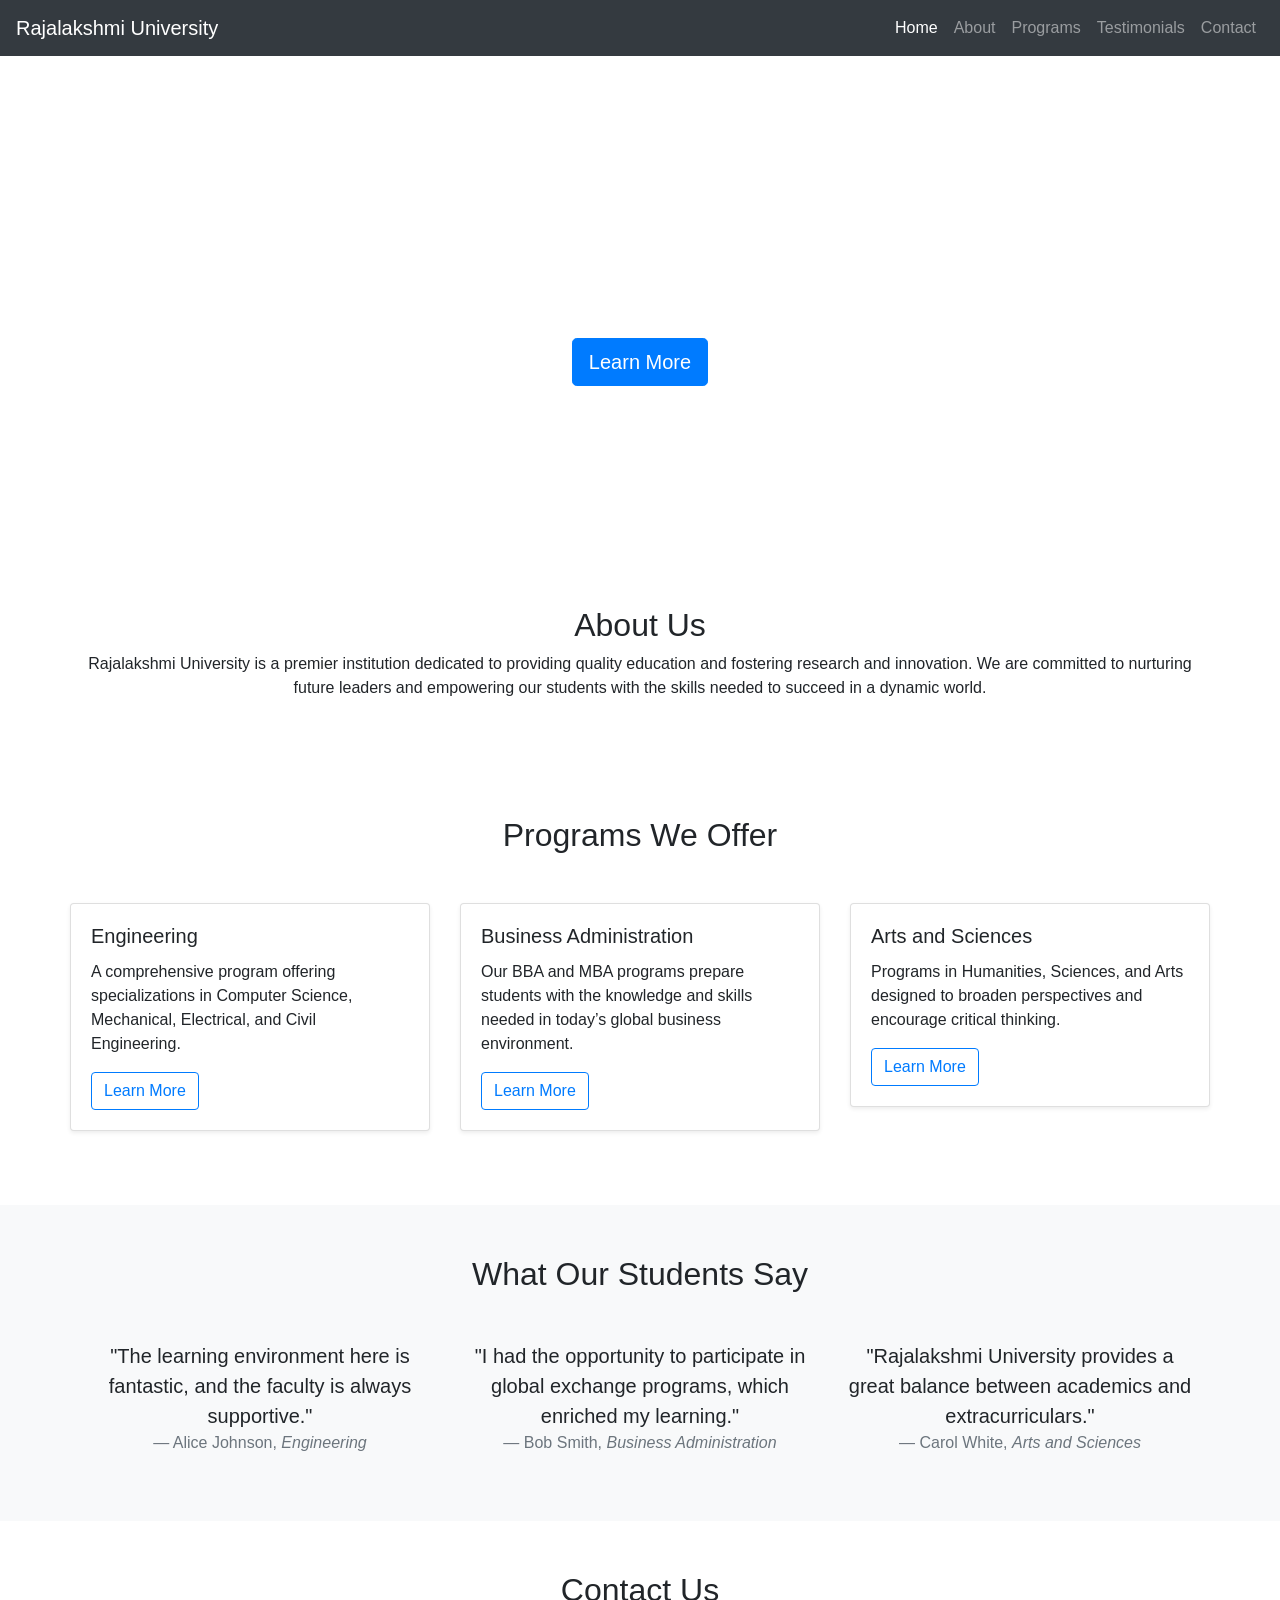
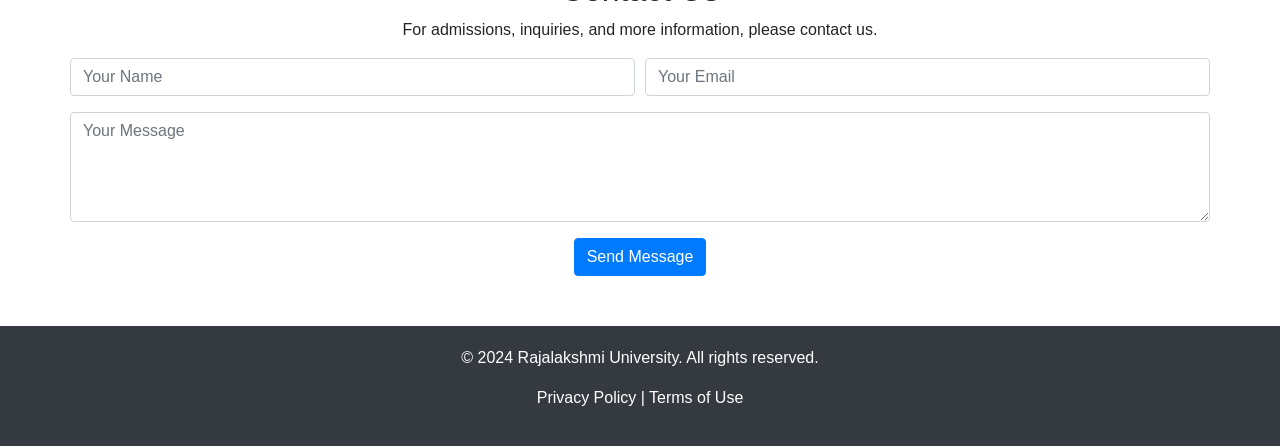
<file: Exercise-11/index.html>
<!DOCTYPE html>
<html lang="en">
<head>
    <meta charset="UTF-8">
    <meta name="viewport" content="width=device-width, initial-scale=1.0">
    <title>Rajalakshmi University</title>
    <!-- Bootstrap CSS -->
    <link rel="stylesheet" href="https://stackpath.bootstrapcdn.com/bootstrap/4.5.2/css/bootstrap.min.css">
    <style>
        .hero-section {
            background: url('https://www.rajalakshmi.org/images/banner.jpg') no-repeat center center;
            background-size: cover;
            color: #fff;
            height: 500px;
            display: flex;
            align-items: center;
            justify-content: center;
        }
        .hero-section h1 {
            font-size: 3rem;
        }
        .features-section, .about-section, .programs-section, .testimonials-section, .contact-section {
            padding: 50px 0;
        }
        .footer {
            background-color: #343a40;
            color: #fff;
            padding: 20px 0;
        }
    </style>
</head>
<body>

<!-- Navigation Bar -->
<nav class="navbar navbar-expand-lg navbar-dark bg-dark">
    <a class="navbar-brand" href="#">Rajalakshmi University</a>
    <button class="navbar-toggler" type="button" data-toggle="collapse" data-target="#navbarNav" aria-controls="navbarNav" aria-expanded="false" aria-label="Toggle navigation">
        <span class="navbar-toggler-icon"></span>
    </button>
    <div class="collapse navbar-collapse" id="navbarNav">
        <ul class="navbar-nav ml-auto">
            <li class="nav-item active"><a class="nav-link" href="#">Home</a></li>
            <li class="nav-item"><a class="nav-link" href="#about">About</a></li>
            <li class="nav-item"><a class="nav-link" href="#programs">Programs</a></li>
            <li class="nav-item"><a class="nav-link" href="#testimonials">Testimonials</a></li>
            <li class="nav-item"><a class="nav-link" href="#contact">Contact</a></li>
        </ul>
    </div>
</nav>

<!-- Hero Section -->
<div class="hero-section text-center">
    <div>
        <h1>Welcome to Rajalakshmi University</h1>
        <p class="lead">Empowering the Future of Education</p>
        <a href="#" class="btn btn-primary btn-lg">Learn More</a>
    </div>
</div>

<!-- About Section -->
<div class="about-section container text-center" id="about">
    <h2>About Us</h2>
    <p>Rajalakshmi University is a premier institution dedicated to providing quality education and fostering research and innovation. We are committed to nurturing future leaders and empowering our students with the skills needed to succeed in a dynamic world.</p>
</div>

<!-- Programs Section -->
<div class="programs-section container" id="programs">
    <h2 class="text-center mb-5">Programs We Offer</h2>
    <div class="row">
        <div class="col-md-4">
            <div class="card mb-4 shadow-sm">
                <div class="card-body">
                    <h5 class="card-title">Engineering</h5>
                    <p class="card-text">A comprehensive program offering specializations in Computer Science, Mechanical, Electrical, and Civil Engineering.</p>
                    <a href="#" class="btn btn-outline-primary">Learn More</a>
                </div>
            </div>
        </div>
        <div class="col-md-4">
            <div class="card mb-4 shadow-sm">
                <div class="card-body">
                    <h5 class="card-title">Business Administration</h5>
                    <p class="card-text">Our BBA and MBA programs prepare students with the knowledge and skills needed in today’s global business environment.</p>
                    <a href="#" class="btn btn-outline-primary">Learn More</a>
                </div>
            </div>
        </div>
        <div class="col-md-4">
            <div class="card mb-4 shadow-sm">
                <div class="card-body">
                    <h5 class="card-title">Arts and Sciences</h5>
                    <p class="card-text">Programs in Humanities, Sciences, and Arts designed to broaden perspectives and encourage critical thinking.</p>
                    <a href="#" class="btn btn-outline-primary">Learn More</a>
                </div>
            </div>
        </div>
    </div>
</div>

<!-- Testimonials Section -->
<div class="testimonials-section bg-light text-center" id="testimonials">
    <div class="container">
        <h2 class="mb-5">What Our Students Say</h2>
        <div class="row">
            <div class="col-md-4">
                <blockquote class="blockquote">
                    <p class="mb-0">"The learning environment here is fantastic, and the faculty is always supportive."</p>
                    <footer class="blockquote-footer">Alice Johnson, <cite title="Source Title">Engineering</cite></footer>
                </blockquote>
            </div>
            <div class="col-md-4">
                <blockquote class="blockquote">
                    <p class="mb-0">"I had the opportunity to participate in global exchange programs, which enriched my learning."</p>
                    <footer class="blockquote-footer">Bob Smith, <cite title="Source Title">Business Administration</cite></footer>
                </blockquote>
            </div>
            <div class="col-md-4">
                <blockquote class="blockquote">
                    <p class="mb-0">"Rajalakshmi University provides a great balance between academics and extracurriculars."</p>
                    <footer class="blockquote-footer">Carol White, <cite title="Source Title">Arts and Sciences</cite></footer>
                </blockquote>
            </div>
        </div>
    </div>
</div>

<!-- Contact Section -->
<div class="contact-section container text-center" id="contact">
    <h2>Contact Us</h2>
    <p>For admissions, inquiries, and more information, please contact us.</p>
    <form>
        <div class="form-row">
            <div class="form-group col-md-6">
                <input type="text" class="form-control" placeholder="Your Name">
            </div>
            <div class="form-group col-md-6">
                <input type="email" class="form-control" placeholder="Your Email">
            </div>
        </div>
        <div class="form-group">
            <textarea class="form-control" rows="4" placeholder="Your Message"></textarea>
        </div>
        <button type="submit" class="btn btn-primary">Send Message</button>
    </form>
</div>

<!-- Footer -->
<div class="footer text-center">
    <div class="container">
        <p>&copy; 2024 Rajalakshmi University. All rights reserved.</p>
        <p>
            <a href="#" class="text-white">Privacy Policy</a> |
            <a href="#" class="text-white">Terms of Use</a>
        </p>
    </div>
</div>

<!-- Bootstrap JavaScript and dependencies -->
<script src="https://code.jquery.com/jquery-3.5.1.slim.min.js"></script>
<script src="https://cdn.jsdelivr.net/npm/popper.js@1.16.1/dist/umd/popper.min.js"></script>
<script src="https://stackpath.bootstrapcdn.com/bootstrap/4.5.2/js/bootstrap.min.js"></script>
</body>
</html>
</file>
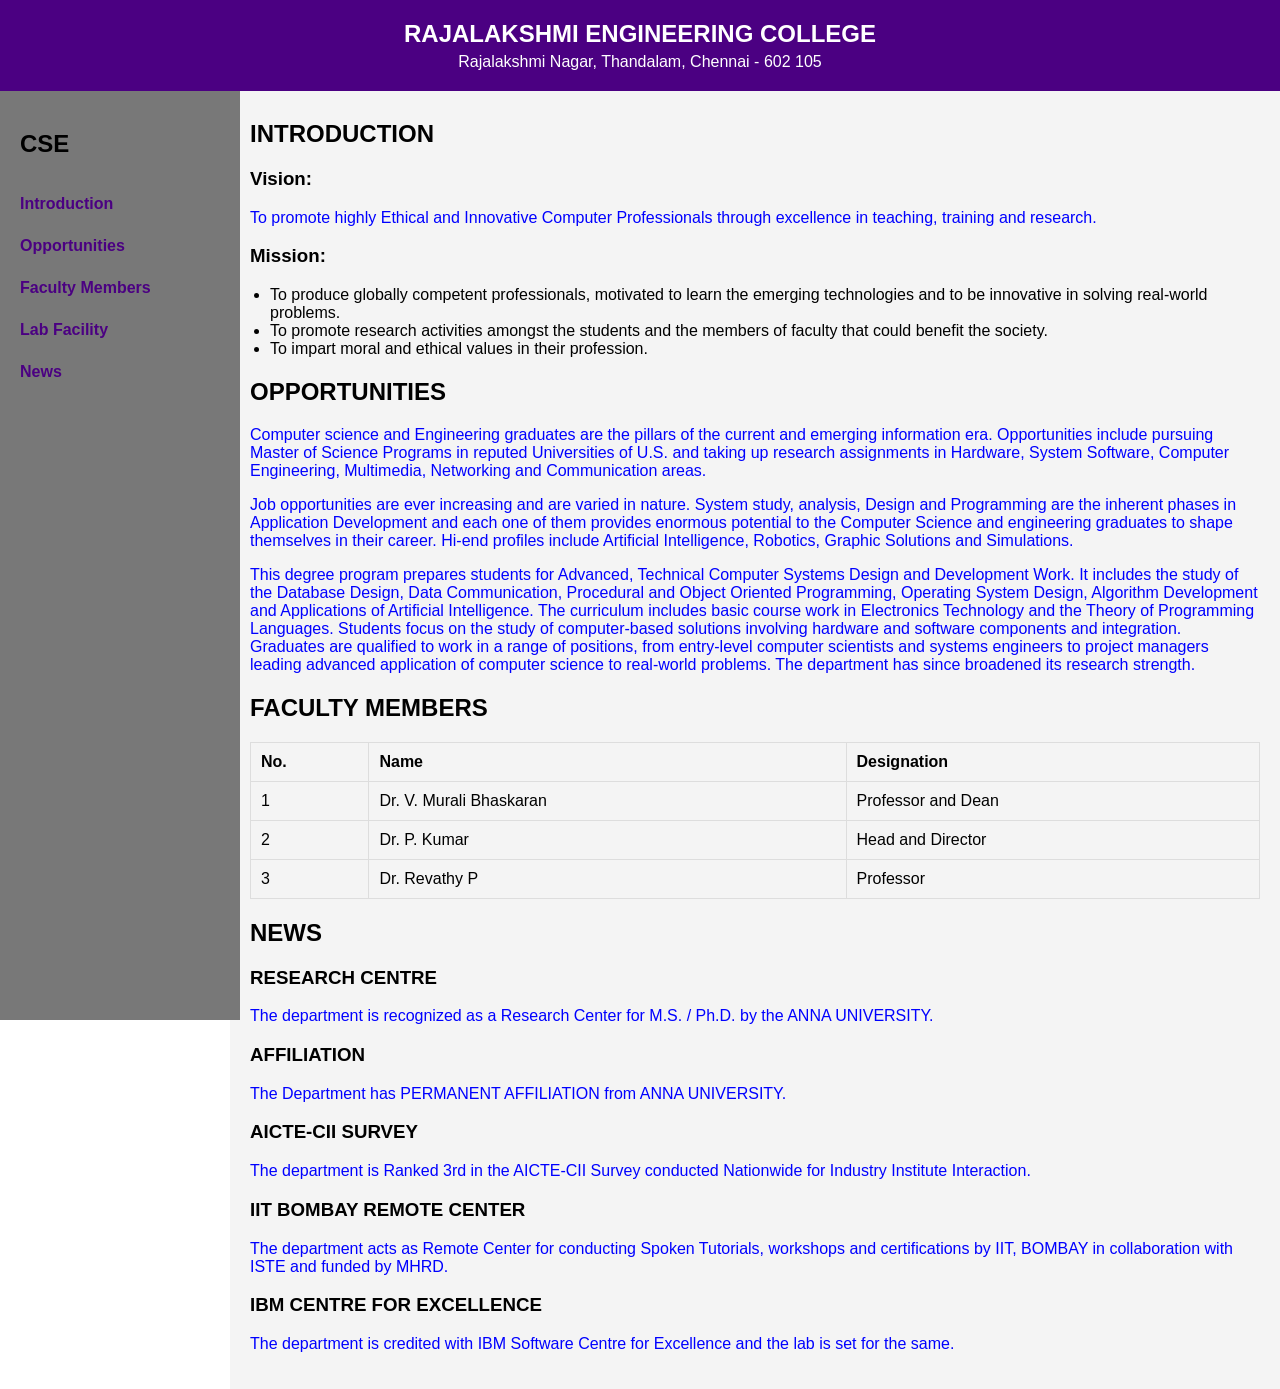
<file: Exercise-2b/index.html>
<!DOCTYPE html>
<html lang="en">
<head>
    <meta charset="UTF-8">
    <meta name="viewport" content="width=device-width, initial-scale=1.0">
    <title>Rajalakshmi Engineering College - CSE</title>
    <link rel="stylesheet" href="styles.css">
</head>
<body>
    <header>
        <div class="header-container">
            <h1>RAJALAKSHMI ENGINEERING COLLEGE</h1>
            <p>Rajalakshmi Nagar, Thandalam, Chennai - 602 105</p>
        </div>
    </header>
    <div class="content">
        <nav class="sidebar">
            <ul>
		<h1 style="color:black;">CSE</h1>
                <li><a href="#introduction">Introduction</a></li>
                <li><a href="#opportunities">Opportunities</a></li>
                <li><a href="#faculty">Faculty Members</a></li>
                <li><a href="#lab">Lab Facility</a></li>
                <li><a href="#news">News</a></li>
            </ul>
        </nav>
        <main class="main-content">
            <section id="introduction">
                <h2>INTRODUCTION</h2>
                <h3>Vision:</h3> <p>To promote highly Ethical and Innovative Computer Professionals through excellence in teaching, training and research.</p>
                <h3><strong>Mission:</strong></h3>
                <ul>
                    <li>To produce globally competent professionals, motivated to learn the emerging technologies and to be innovative in solving real-world problems.</li>
                    <li>To promote research activities amongst the students and the members of faculty that could benefit the society.</li>
                    <li>To impart moral and ethical values in their profession.</li>
                </ul>
            </section>
            <section id="opportunities">
                <h2>OPPORTUNITIES</h2>
                <p>Computer science and Engineering graduates are the pillars of the current and emerging information era. Opportunities include pursuing Master of Science Programs in reputed Universities of U.S. and taking up research assignments in Hardware, System Software, Computer Engineering, Multimedia, Networking and Communication areas.</p>
                <p>Job opportunities are ever increasing and are varied in nature. System study, analysis, Design and Programming are the inherent phases in Application Development and each one of them provides enormous potential to the Computer Science and engineering graduates to shape themselves in their career. Hi-end profiles include Artificial Intelligence, Robotics, Graphic Solutions and Simulations.</p>
                <p>This degree program prepares students for Advanced, Technical Computer Systems Design and Development Work. It includes the study of the Database Design, Data Communication, Procedural and Object Oriented Programming, Operating System Design, Algorithm Development and Applications of Artificial Intelligence. The curriculum includes basic course work in Electronics Technology and the Theory of Programming Languages. Students focus on the study of computer-based solutions involving hardware and software components and integration. Graduates are qualified to work in a range of positions, from entry-level computer scientists and systems engineers to project managers leading advanced application of computer science to real-world problems. The department has since broadened its research strength.</p>
            </section>
            <section id="faculty">
                <h2>FACULTY MEMBERS</h2>
                <table>
                    <tr>
                        <th>No.</th>
                        <th>Name</th>
                        <th>Designation</th>
                    </tr>
                    <tr>
                        <td>1</td>
                        <td>Dr. V. Murali Bhaskaran</td>
                        <td>Professor and Dean</td>
                    </tr>
                    <tr>
                        <td>2</td>
                        <td>Dr. P. Kumar</td>
                        <td>Head and Director</td>
                    </tr>
                    <tr>
                        <td>3</td>
                        <td>Dr. Revathy P</td>
                        <td>Professor</td>
                    </tr>
                </table>
            </section>
            <div id="content">
        <h2>NEWS</h2>
        <div class="news-item">
            <h3>RESEARCH CENTRE</h3>
            <p>The department is recognized as a Research Center for M.S. / Ph.D. by the ANNA UNIVERSITY.</p>
        </div>
        <div class="news-item">
            <h3>AFFILIATION</h3>
            <p>The Department has PERMANENT AFFILIATION from ANNA UNIVERSITY.</p>
        </div>
        <div class="news-item">
            <h3>AICTE-CII SURVEY</h3>
            <p>The department is Ranked 3rd in the AICTE-CII Survey conducted Nationwide for Industry Institute Interaction.</p>
        </div>
        <div class="news-item">
            <h3>IIT BOMBAY REMOTE CENTER</h3>
            <p>The department acts as Remote Center for conducting Spoken Tutorials, workshops and certifications by IIT, BOMBAY in collaboration with ISTE and funded by MHRD.</p>
        </div>
        <div class="news-item">
            <h3>IBM CENTRE FOR EXCELLENCE</h3>
            <p>The department is credited with IBM Software Centre for Excellence and the lab is set for the same.</p>
        </div>
    </div>
</div>
        </main>
    </div>
    </footer>
</body>
</html>
</file>
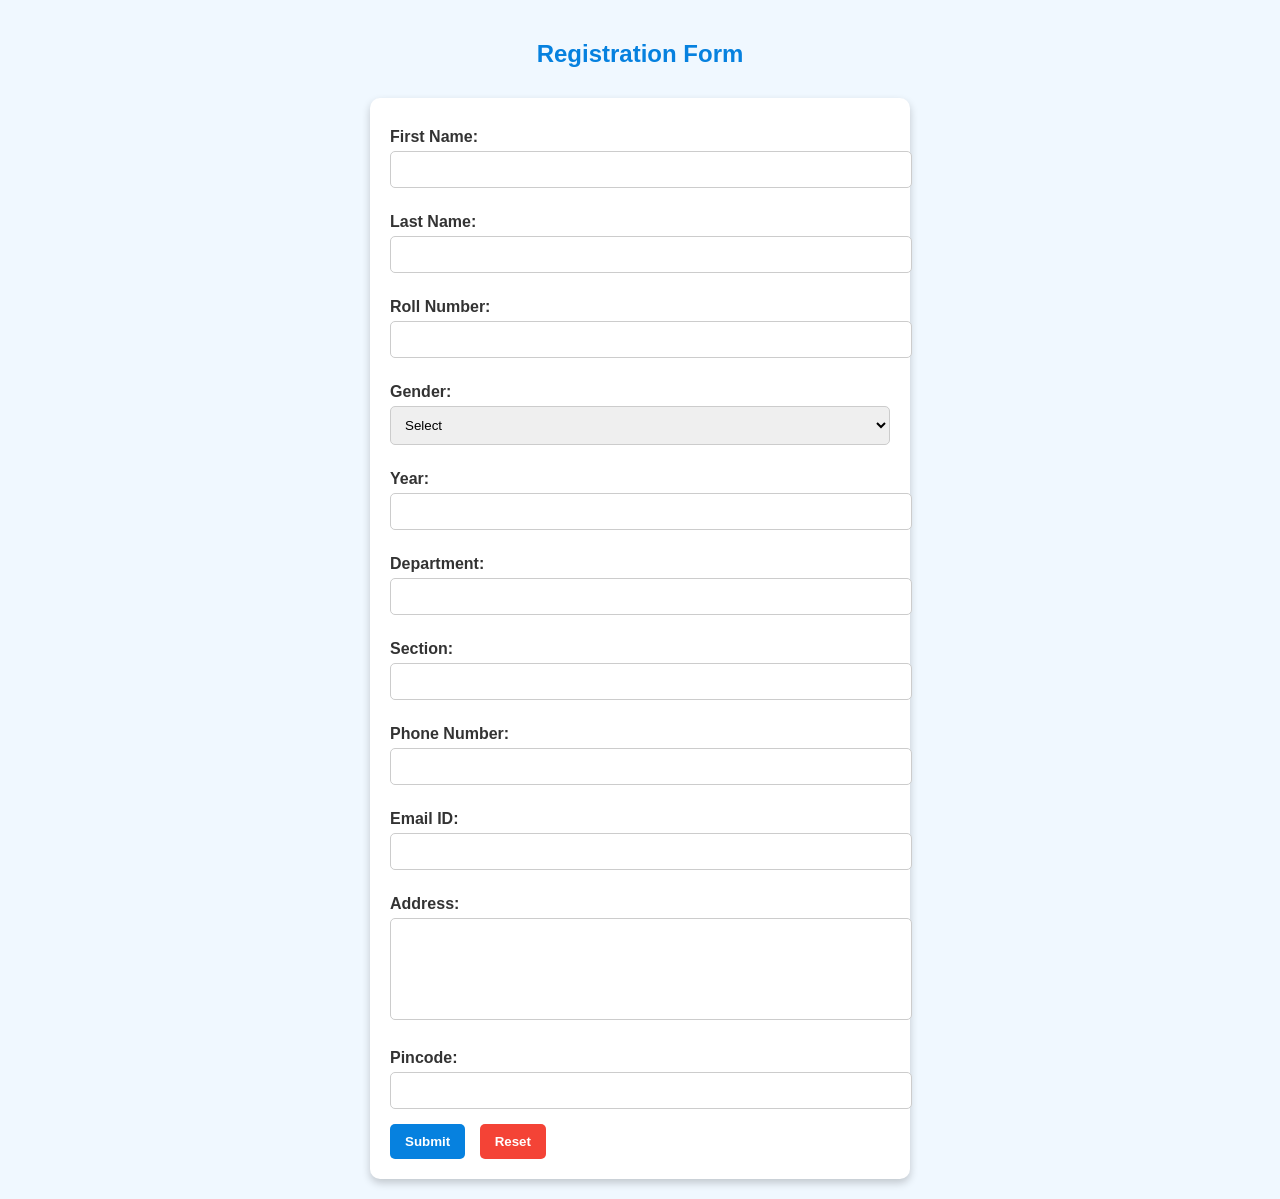
<file: Exercise-3/index.html>
<!DOCTYPE html>
<html lang="en">
<head>
    <meta charset="UTF-8">
    <meta name="viewport" content="width=device-width, initial-scale=1.0">
    <title>Registration Form</title>
    <link rel="stylesheet" href="styles.css">
    <script>
        function validateForm(){
            var firstName = document.myforms.firstName.value;
            var lastName = document.myforms.lastName.value;
            var rollno = document.myforms.rollno.value;
            var email_id = document.myforms.emailID.value;
            var gender_ = document.myforms.gender.value;
            var phone_number = document.myforms.phoneNumber.value;
            var address_ = document.myforms.address.value;
            var pincode_ = document.myforms.pincode.value;
            var department = document.myforms.department.value;
            var section = document.myforms.section.value;
            var year = document.myforms.year.value;

            if(firstName=="" || firstName==null){
                alert("First Name is required");
                return false;
            }
            if(email_id=="" || email_id==null){
                alert("Email ID is required");
                return false;
            }
            if(gender_=="" || gender_==null){
                alert("Gender is required");
                return false;
            }
            if(phone_number=="" || phone_number==null || phone_number.length!=10){
                alert("Enter a correct phone number");
                return false;
            }
            if(address_=="" || address_==null){
                alert("Address is required");
                return false;
            }
            if(pincode_=="" || pincode_==null || pincode_.length!=6){
                alert("Enter a correct pincode");
                return false;
            }
            return true;
        }
    </script>
</head>
<body>
    <h2 class="form-title">Registration Form</h2>
    <form name="myforms" onsubmit="return validateForm()" method="post" class="form-container">
        <label>First Name:</label>
        <input type="text" name="firstName" required><br>

        <label>Last Name:</label>
        <input type="text" name="lastName" required><br>

        <label>Roll Number:</label>
        <input type="text" name="rollno" required><br>

        <label>Gender:</label>
        <select name="gender" required>
            <option value="">Select</option>
            <option value="male">Male</option>
            <option value="female">Female</option>
        </select><br>

        <label>Year:</label>
        <input type="number" name="year" required><br>

        <label>Department:</label>
        <input type="text" name="department" required><br>

        <label>Section:</label>
        <input type="text" name="section" required><br>

        <label>Phone Number:</label>
        <input type="number" name="phoneNumber" required><br>

        <label>Email ID:</label>
        <input type="email" name="emailID" required><br>

        <label>Address:</label>
        <textarea name="address" required></textarea><br>

        <label>Pincode:</label>
        <input type="number" name="pincode" required><br>

        <input type="submit" value="Submit" class="btn submit-btn">
        <input type="reset" value="Reset" class="btn reset-btn">
    </form>
</body>
</html>
</file>
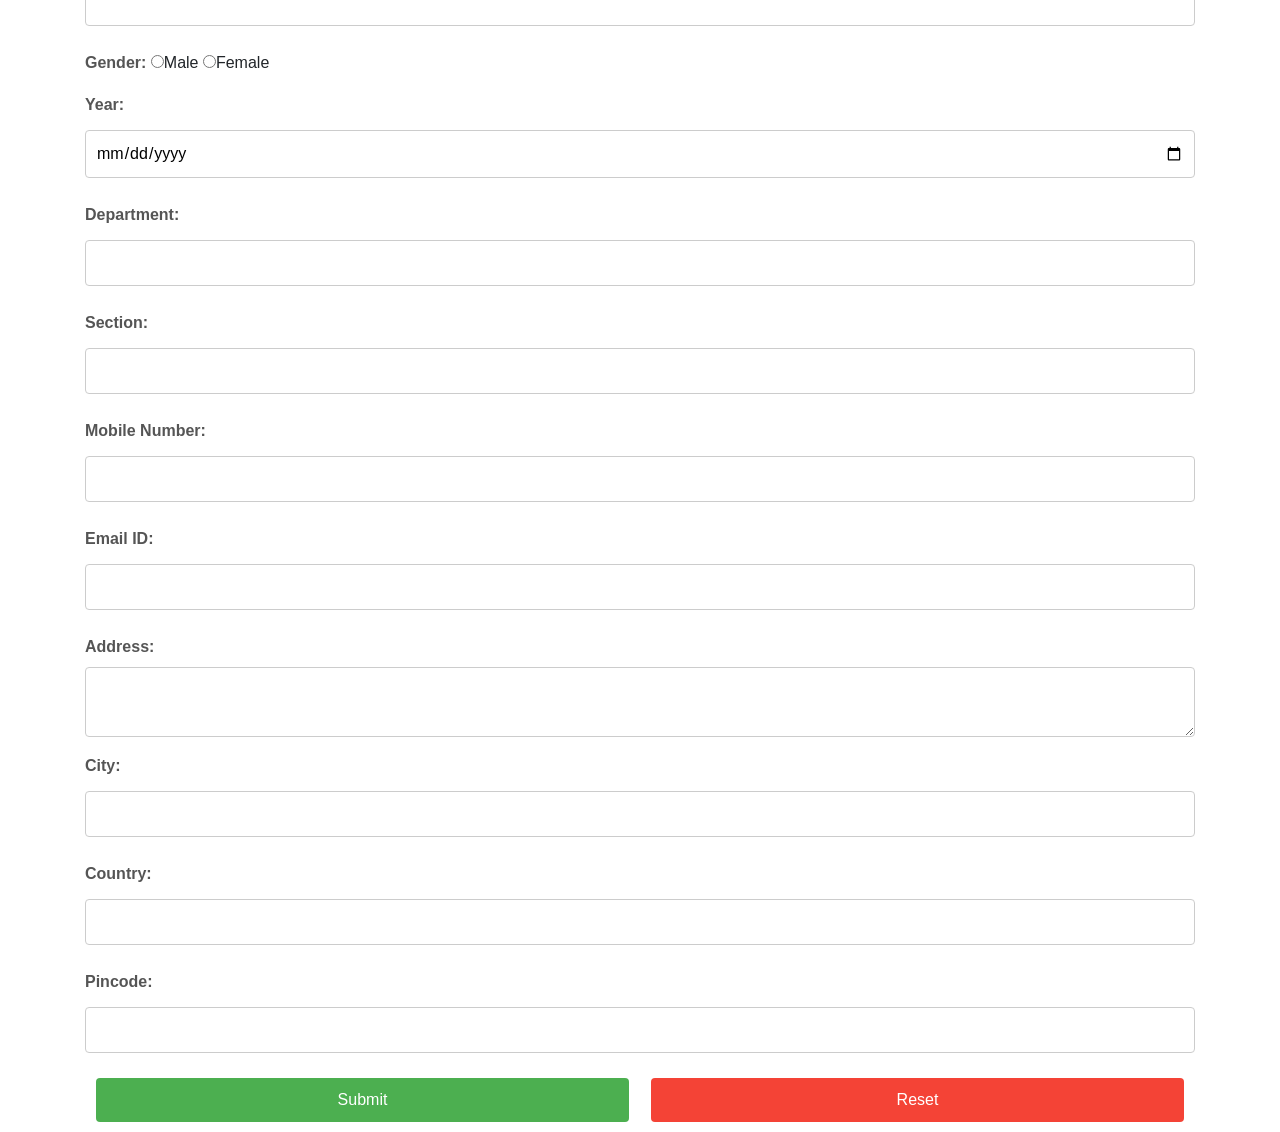
<file: Exercise-4/index.html>
<!DOCTYPE html>
<html lang="en">
<head>
    <meta charset="UTF-8">
    <meta name="viewport" content="width=device-width, initial-scale=1.0">
    <title>Student Form</title>
    <link rel="stylesheet" type="text/css" href="styles.css">
    <link rel="stylesheet" href="https://cdn.jsdelivr.net/npm/bootstrap@4.6.2/dist/css/bootstrap.min.css">
    <script src="https://cdn.jsdelivr.net/npm/bootstrap@4.6.2/dist/js/bootstrap.bundle.min.js"></script>
      
</head>
<body>
    <div class="container scrollable-form-container">
        <h1>Student Form</h1>
        <form name="f1" action="ProcessForm" method="get">
            <label for="name">Name:</label>
            <input type="text" name="name" id="name" required><br>

            <label for="rollno">Roll Number:</label>
            <input type="number" name="rollno" id="rollno" required><br>

            <label for="gender">Gender:</label>
            <input type="radio" name="gender" value="male" id="male">Male
            <input type="radio" name="gender" value="female" id="female">Female <br>

            <label for="year">Year:</label>
            <input type="date" name="year" id="year" required><br>

            <label for="dept">Department:</label>
            <input type="text" name="dept" id="dept" required><br>

            <label for="sec">Section:</label>
            <input type="text" name="sec" id="sec" required><br>

            <label for="mobileno">Mobile Number:</label>
            <input type="number" name="mobileno" id="mobileno" required><br>

            <label for="emailid">Email ID:</label>
            <input type="email" name="emailid" id="emailid" required><br>

            <label for="address">Address:</label>
            <textarea name="address" id="address" required></textarea><br>

            <label for="city">City:</label>
            <input type="text" name="city" id="city" required><br>

            <label for="country">Country:</label>
            <input type="text" name="country" id="country" required><br>

            <label for="pincode">Pincode:</label>
            <input type="number" name="pincode" id="pincode" required><br>

            <center><input type="submit" value="Submit"><input type="reset" value="Reset"></center>
        </form>
    </div>

</body>
</html>
</file>
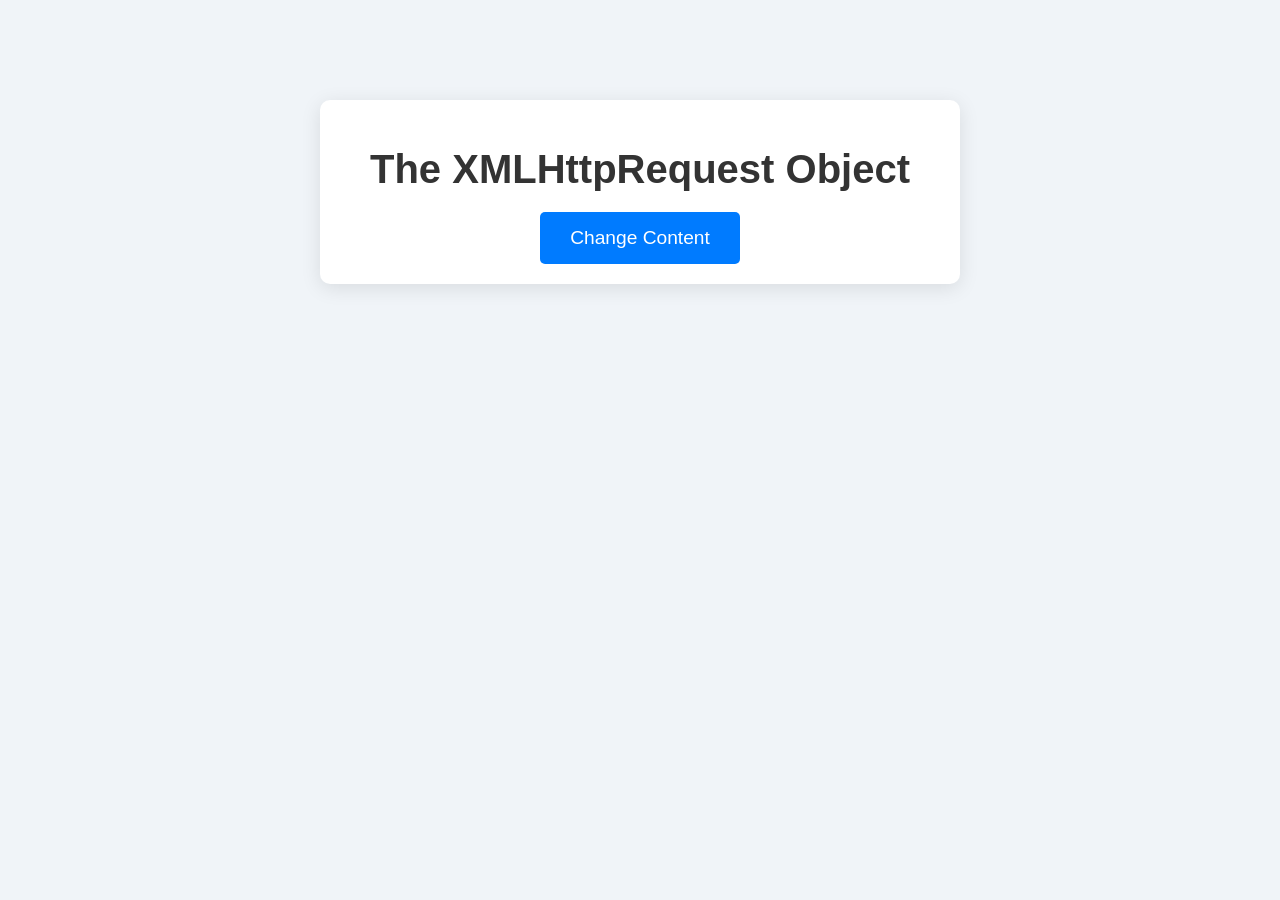
<file: Exercise-6a/index.html>
<!DOCTYPE html>
<html lang="en">
<head>
    <meta charset="UTF-8">
    <meta name="viewport" content="width=device-width, initial-scale=1.0">
    <title>Interactive XMLHttpRequest</title>
    <link rel="stylesheet" href="styles.css">
</head>
<body>

<div id="demo" class="container">
    <h1>The XMLHttpRequest Object</h1>
    <button type="button" onclick="loadXMLDoc()" class="btn">Change Content</button>
</div>

<script>
    function loadXMLDoc() {
        var xhttp = new XMLHttpRequest();
        xhttp.onreadystatechange = function() {
            if (this.readyState == 4 && this.status == 200) {
                document.getElementById("demo").innerHTML =
                this.responseText;
            }
        };
        xhttp.open("GET", "rec.txt", true);
        xhttp.send();
    }
</script>

</body>
</html>
</file>
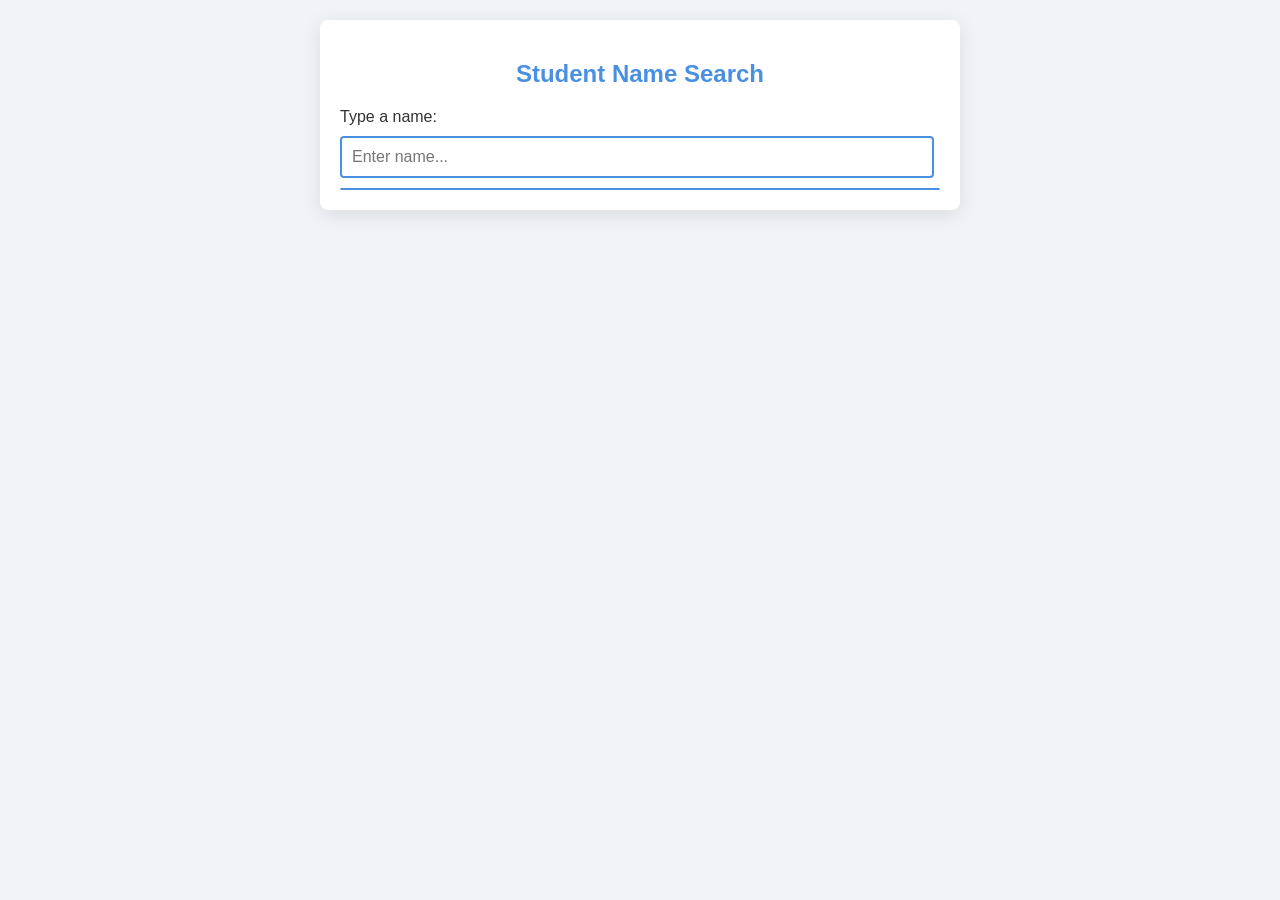
<file: Exercise-6b/index.html>
<!DOCTYPE html>
<html lang="en">
<head>
    <meta charset="UTF-8">
    <meta name="viewport" content="width=device-width, initial-scale=1.0">
    <title>Student Name Suggestion</title>
    <link rel="stylesheet" href="styles.css"> <!-- Link to the external CSS file -->
    <script>
        function showSuggestions(str) {
            if (str.length == 0) {
                document.getElementById("suggestions").innerHTML = "";
                return;
            }
            
            // Create XMLHttpRequest object
            var xhr = new XMLHttpRequest();
            
            // Define what happens when the response is received
            xhr.onreadystatechange = function() {
                if (xhr.readyState == 4 && xhr.status == 200) {
                    document.getElementById("suggestions").innerHTML = xhr.responseText;
                }
            };
            
            // Send the request to the servlet
            xhr.open("GET", "StudentSuggestion?query=" + str, true);
            xhr.send();
        }
    </script>
</head>
<body>
    <div class="container">
        <h2>Student Name Search</h2>
        <p>Type a name:</p>
        <input type="text" onkeyup="showSuggestions(this.value)" placeholder="Enter name..." />
        
        <div id="suggestions" class="suggestions"></div> <!-- This is where suggestions will appear -->
    </div>
</body>
</html>
</file>
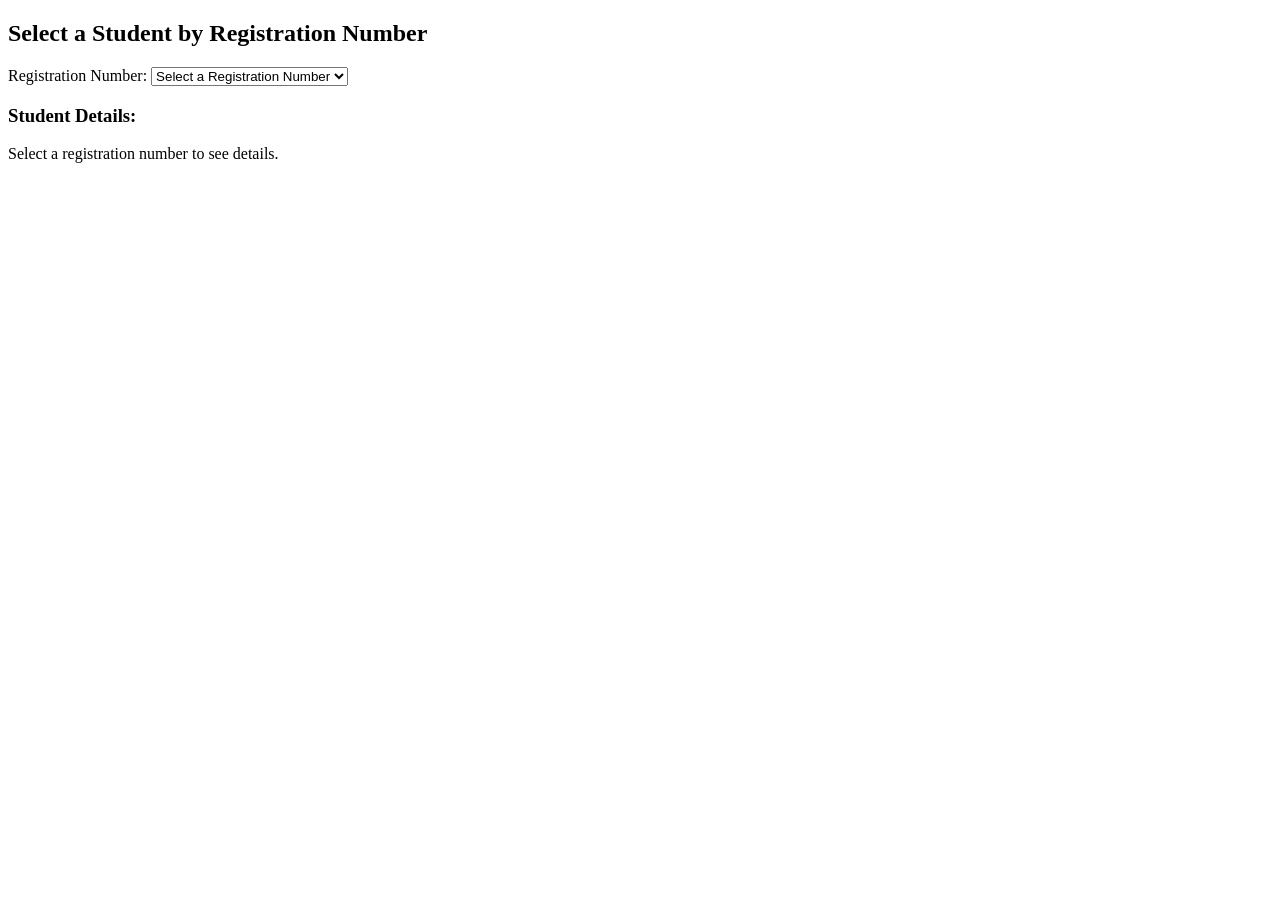
<file: Exercise-7/index.html>
<!DOCTYPE html>
<html lang="en">
<head>
    <meta charset="UTF-8">
    <title>Student Information</title>
    <script>
        function fetchStudentDetails() {
            const regNo = document.getElementById("regNoSelect").value;
            if (regNo) {
                const xhr = new XMLHttpRequest();
                xhr.open("GET", "StudentServlet?reg_no=" + regNo, true);
                xhr.onreadystatechange = function () {
                    if (xhr.readyState === 4 && xhr.status === 200) {
                        const studentData = JSON.parse(xhr.responseText);
                        document.getElementById("studentDetails").innerHTML =
                            `<p>Name: ${studentData.name}</p>
                             <p>Department: ${studentData.department}</p>
                             <p>Year: ${studentData.year}</p>
                             <p>Email: ${studentData.email}</p>`;
                    }
                };
                xhr.send();
            }
        }
    </script>
</head>
<body>
    <h2>Select a Student by Registration Number</h2>
    <label for="regNoSelect">Registration Number:</label>
    <select id="regNoSelect" onchange="fetchStudentDetails()">
        <option value="">Select a Registration Number</option>
        <option value="101">101</option>
        <option value="102">102</option>
        <option value="103">103</option>
    </select>

    <h3>Student Details:</h3>
    <div id="studentDetails">
        <p>Select a registration number to see details.</p>
    </div>
</body>
</html>
</file>
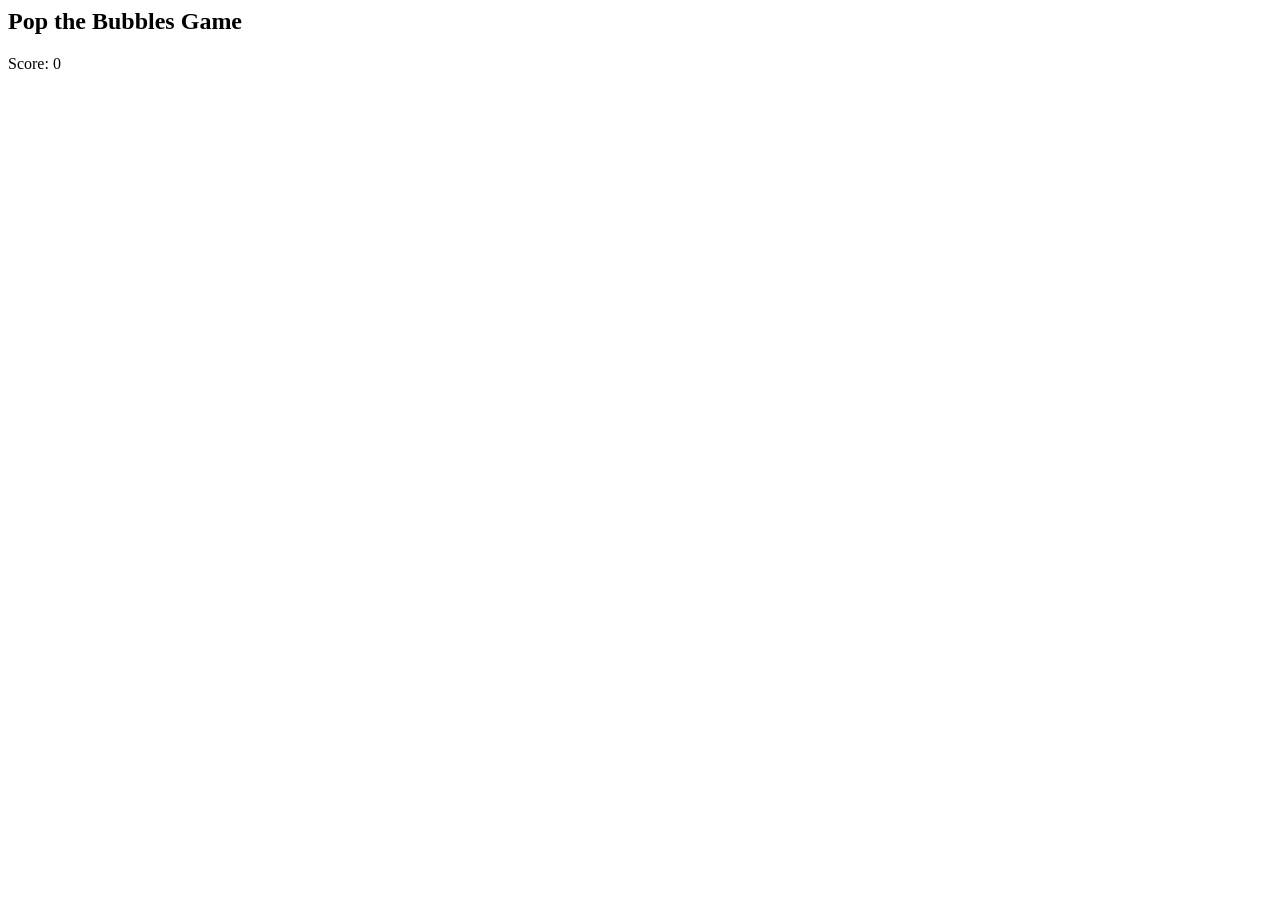
<file: Exercise-10/jquery_game.html>
<html>
<head>
    <title>Pop the Bubbles Game</title>
    <style>
        .bubble {
            position: absolute;
            width: 40px;
            height: 40px;
            border-radius: 50%;
            background-color: #3498db;
            color: white;
            text-align: center;
            line-height: 40px;
            font-size: 24px;
        }
    </style>
</head>
<body>
    <h2>Pop the Bubbles Game</h2>
    <p>Score: <span id="score">0</span></p>

    <script src="https://code.jquery.com/jquery-3.7.1.js"></script>
    <script>
        $(document).ready(function(){
            var score = 0;
            var width = screen.width - 100;
            var height = screen.height - 200;

            function generateRandomLetter() {
                var keyCode = Math.floor(Math.random() * 26) + 65;
                return String.fromCharCode(keyCode);
            }

            function generateRandomColor() {
                var letters = '0123456789ABCDEF';
                var color = '#';
                for (var i = 0; i < 6; i++) {
                    color += letters[Math.floor(Math.random() * 16)];
                }
                return color;
            }

            function createBubble() {
                var letter = generateRandomLetter();
                var left = Math.random() * width;
                var color = generateRandomColor();

                var $bubble = $("<div class='bubble'></div>")
                    .text(letter)
                    .css("left", left)
                    .css("background-color", color);

                $("body").append($bubble);

                $bubble.animate({ top: height }, 5000, "linear", function() {
                    $(this).remove();
                });

                $bubble.click(function() {
                    score++;
                    $("#score").text(score);
                    $(this).remove();
                });
            }

            $(document).keypress(function(e) {
                var letter = String.fromCharCode(e.which).toUpperCase();
                $(".bubble").each(function() {
                    if ($(this).text() === letter) {
                        score++;
                        $("#score").text(score);
                        $(this).remove();
                    }
                });
            });

            setInterval(createBubble, 2000);
        });
    </script>
</body>
</html>
</file>
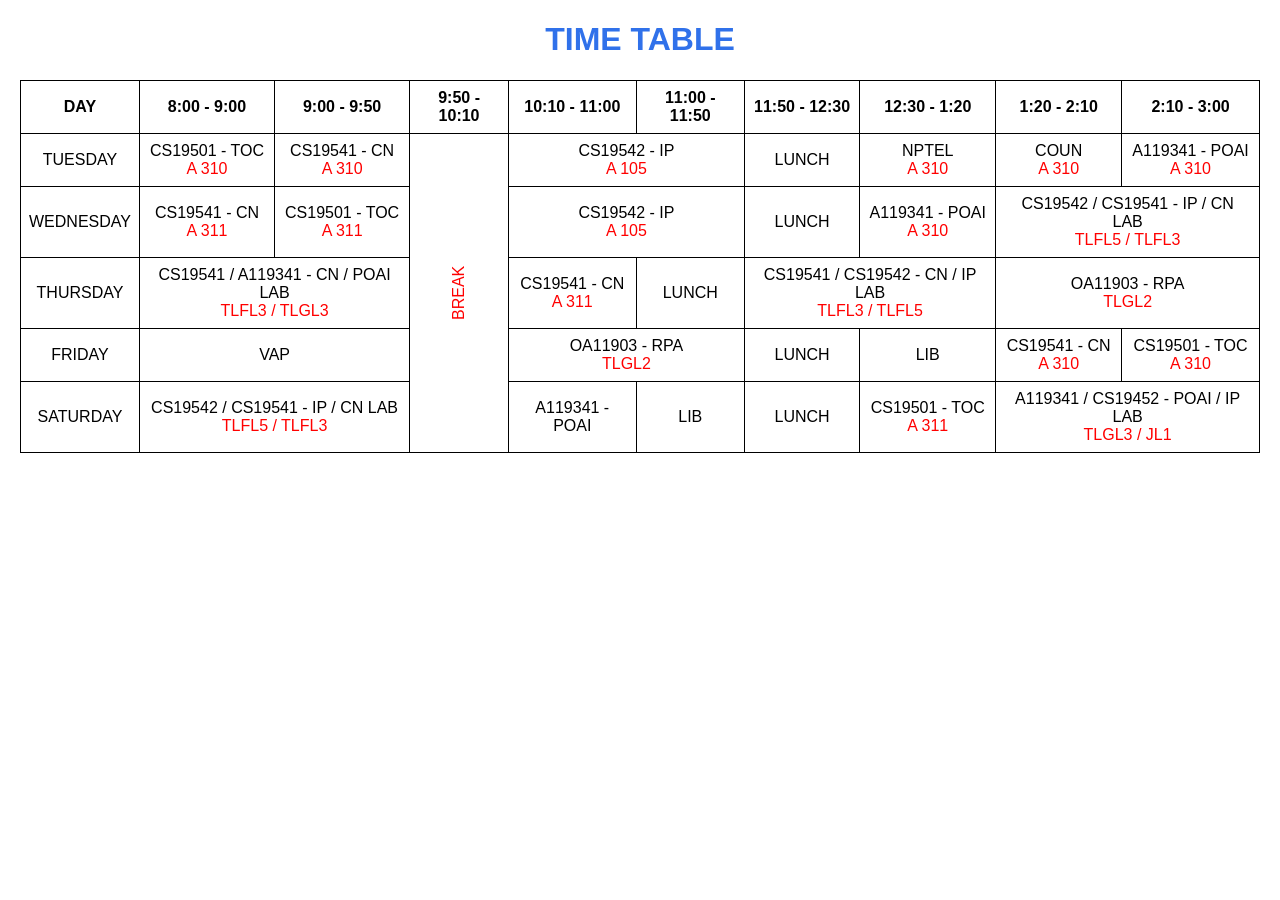
<file: Exercise-1b/TimeTable.html>
<!DOCTYPE html>
<html lang="en">
<head>
    <meta charset="UTF-8">
    <meta name="viewport" content="width=device-width, initial-scale=1.0">
    <title>Time Table</title>
    <link rel="stylesheet" href="styles_TimeTable.css">
</head>
<body>
    <h1>TIME TABLE</h1>
    <table>
        <tr>
            <th>DAY</th>
            <th>8:00 - 9:00</th>
            <th>9:00 - 9:50</th>
            <th>9:50 - 10:10</th>
            <th>10:10 - 11:00</th>
            <th>11:00 - 11:50</th>
            <th>11:50 - 12:30</th>
            <th>12:30 - 1:20</th>
            <th>1:20 - 2:10</th>
            <th>2:10 - 3:00</th>
        </tr>
        <tr>
            <td><center>TUESDAY</center></td>
            <td><center>CS19501 - TOC<br><span class="classroom">A 310</span></center></td>
            <td><center>CS19541 - CN<br><span class="classroom">A 310</span></center></td>
            <td rowspan="5" class="break">BREAK</td>
            <td colspan="2"><center>CS19542 - IP<br><span class="classroom">A 105</span></center></td>
            <td><center>LUNCH</center></td>
            <td><center>NPTEL<br><span class="classroom">A 310</span></center></td>
            <td><center>COUN<br><span class="classroom">A 310</span></center></td>
            <td><center>A119341 - POAI<br><span class="classroom">A 310</span></center></td>
        </tr>
        <tr>
            <td><center>WEDNESDAY</center></td>
            <td><center>CS19541 - CN<br><span class="classroom">A 311</span></center></td>
            <td><center>CS19501 - TOC<br><span class="classroom">A 311</span></center></td>
            <td colspan="2"><center>CS19542 - IP<br><span class="classroom">A 105</span></center></td>
            <td><center>LUNCH</center></td>
            <td><center>A119341 - POAI<br><span class="classroom">A 310</span></center></td>
            <td colspan="2"><center>CS19542 / CS19541 - IP / CN LAB<br><span class="classroom">TLFL5 / TLFL3</span></center></td>
        </tr>
        <tr>
            <td><center>THURSDAY</center></td>
            <td colspan="2"><center>CS19541 / A119341 - CN / POAI LAB<br><span class="classroom">TLFL3 / TLGL3</span></center></td>
            <td><center>CS19541 - CN<br><span class="classroom">A 311</span></center></td>
            <td><center>LUNCH</center></td>
            <td colspan="2"><center>CS19541 / CS19542 - CN / IP LAB<br><span class="classroom">TLFL3 / TLFL5</span></center></td>
            <td colspan="2"><center>OA11903 - RPA<br><span class="classroom">TLGL2</span></center></td>
        </tr>
        <tr>
            <td><center>FRIDAY</center></td>
            <td colspan="2"><center>VAP</center></td>
            <td colspan="2"><center>OA11903 - RPA<br><span class="classroom">TLGL2</span></center></td>
            <td><center>LUNCH</center></td>
            <td><center>LIB</center></td>
            <td><center>CS19541 - CN<br><span class="classroom">A 310</span></center></td>
            <td><center>CS19501 - TOC<br><span class="classroom">A 310</span></center></td>
        </tr>
        <tr>
            <td><center>SATURDAY</center></td>
            <td colspan="2"><center>CS19542 / CS19541 - IP / CN LAB<br><span class="classroom">TLFL5 / TLFL3</span></center></td>
            <td><center>A119341 - POAI</center></td>
            <td><center>LIB</center></td>
            <td><center>LUNCH</center></td>
            <td><center>CS19501 - TOC<br><span class="classroom">A 311</span></center></td>
            <td colspan="2"><center>A119341 / CS19452 - POAI / IP LAB<br><span class="classroom">TLGL3 / JL1</span></center></td>
        </tr>
    </table>
</body>
</html>
</file>
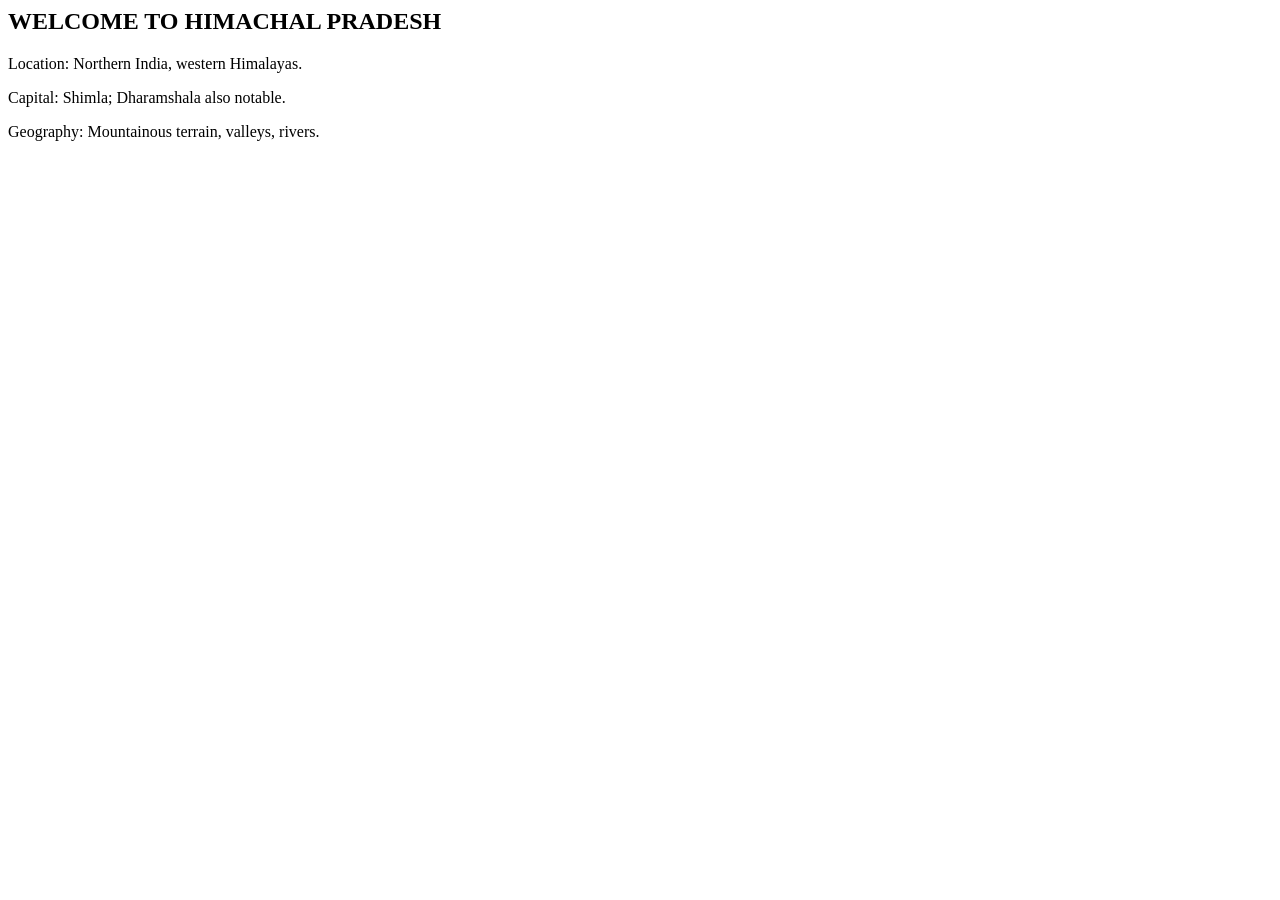
<file: Exercise-2a/HP.html>
<html>
<head>
<title> HP </title>
</head>
<body>
<h2> 
WELCOME TO HIMACHAL PRADESH
</h2>
<p>Location: Northern India, western Himalayas.</p>
<p>Capital: Shimla; Dharamshala also notable.</p>
<p>Geography: Mountainous terrain, valleys, rivers.</p>
</body>
</html>
</file>
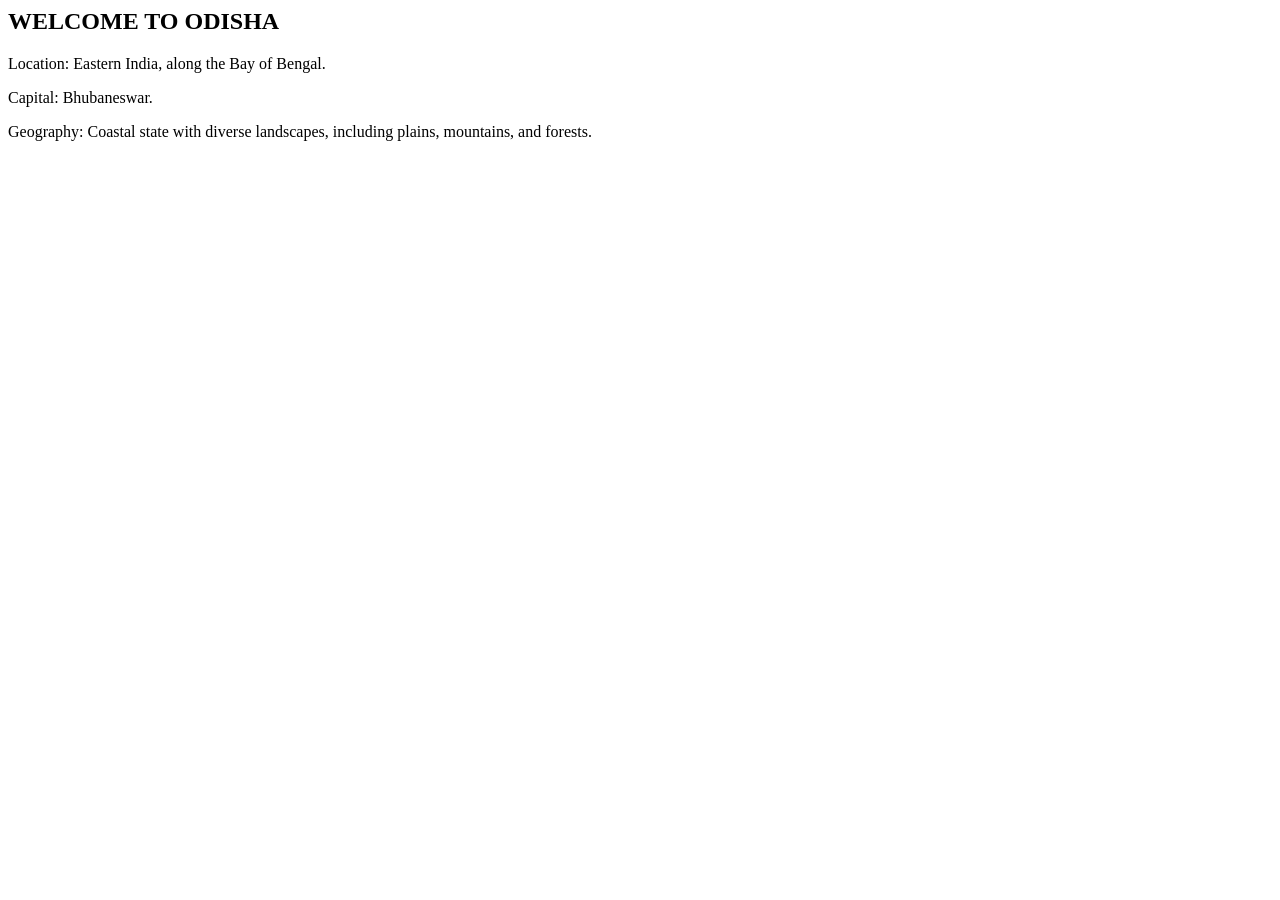
<file: Exercise-2a/ODISHA.html>
<html>
<head>
<title> OD </title>
</head>
<body>
<h2> 
WELCOME TO ODISHA
</h2>
<p> Location: Eastern India, along the Bay of Bengal. </p>
<p> Capital: Bhubaneswar. </p>
<p> Geography: Coastal state with diverse landscapes, including plains, mountains, and forests. </p>
</body>
</html>
</file>
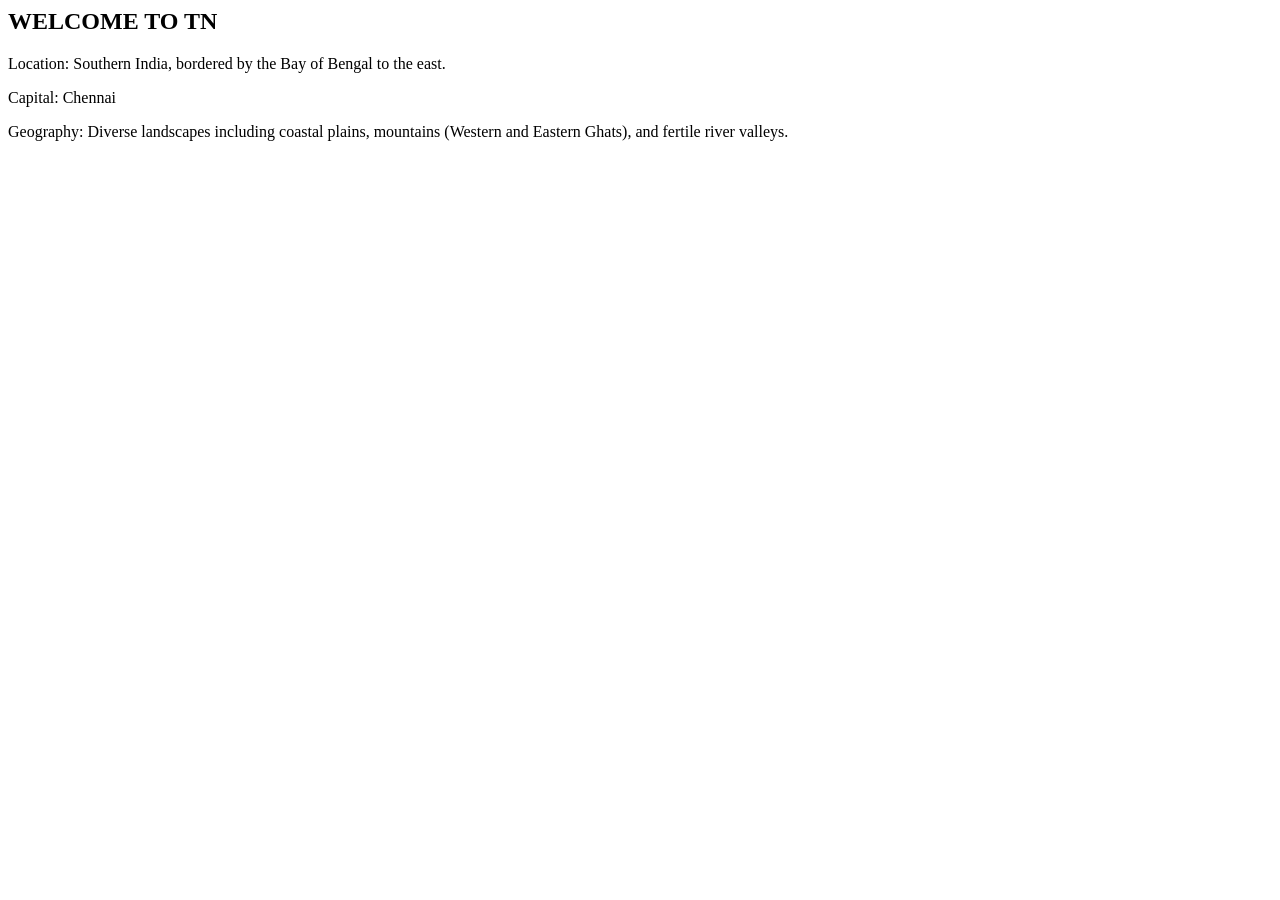
<file: Exercise-2a/TN.html>
<html>
<head>
<title> TN </title>
</head>
<body>
<h2> 
WELCOME TO TN 
</h2>
<p> Location: Southern India, bordered by the Bay of Bengal to the east. </p>
<p> Capital: Chennai </p>
<p> Geography: Diverse landscapes including coastal plains, mountains (Western and Eastern Ghats), and fertile river valleys. </p>
</body>
</html>
</file>
<file: Exercise-2b/styles.css>
body {
    font-family: Arial, sans-serif;
    margin: 0;
    padding: 0;
    box-sizing: border-box;
}

header {
    background-color: #4b0082;
    color: white;
    padding: 20px 0;
    text-align: center;
    position: fixed;
    width: 100%;
    top: 0;
    z-index: 1000;
}

.header-container h1 {
    margin: 0;
    font-size: 24px;
}

.header-container p {
    margin: 5px 0 0;
}

.content {
    display: flex;
    margin-top: 80px; /* Adjust according to the header height */
}

.sidebar {
    background-color: #787878;
    color: white;
    width: 200px;
    padding: 20px;
    height: 100vh;
    position: fixed;
    top: 80px; /* Adjust according to the header height */
    font-weight: bold;
    line-height: 2;
}

.sidebar ul {
    list-style-type: none;
    padding: 0;
}

.sidebar ul li {
    margin-bottom: 10px;
}

.sidebar ul li a {
    color:  #4b0082;
    text-decoration: none;
}

.sidebar ul li a:hover {
    text-decoration: underline;
}

.main-content {
    padding: 20px;
    margin-left: 230px;
    width: calc(100% - 240px);
    background-color: #f4f4f4;
}

.main-content h1,
.main-content h2,
.main-content h3,
.main-content h4,
 {
    color: black;
}

.main-content p {
    color: blue;
}

.main-content ul {
    list-style-type: disc;
    padding-left: 20px;
}

.main-content table {
    width: 100%;
    border-collapse: collapse;
    margin-top: 20px;
}

.main-content table, th, td {
    border: 1px solid #ddd;
}

.main-content table th, .main-content table td {
    padding: 10px;
    text-align: left;
}


@media (max-width: 768px) {
    .sidebar {
        width: 100%;
        height: auto;
        position: relative;
        top: 0;
    }

    .main-content {
        margin-left: 0;
        width: 100%;
    }
}
</file>
<file: Exercise-3/styles.css>
body {
    font-family: Arial, sans-serif;
    background-color: #f0f8ff;
    color: #333;
    margin: 0;
    padding: 20px;
}

.form-title {
    color: rgb(6, 129, 223);
    text-align: center;
    margin-bottom: 30px;
}

.form-container {
    background-color: white;
    border-radius: 10px;
    padding: 20px;
    box-shadow: 0 4px 8px rgba(0, 0, 0, 0.2);
    max-width: 500px;
    margin: auto;
}

label {
    display: block;
    margin: 10px 0 5px;
    font-weight: bold;
}

input[type="text"],
input[type="number"],
input[type="email"],
select,
textarea {
    width: 100%;
    padding: 10px;
    margin-bottom: 15px;
    border: 1px solid #ccc;
    border-radius: 5px;
    transition: border-color 0.3s ease;
}

input[type="text"]:focus,
input[type="number"]:focus,
input[type="email"]:focus,
select:focus,
textarea:focus {
    border-color: rgb(6, 129, 223);
    outline: none;
}

textarea {
    height: 80px;
    resize: none;
}

.btn {
    padding: 10px 15px;
    border: none;
    border-radius: 5px;
    cursor: pointer;
    font-weight: bold;
}

.submit-btn {
    background-color: rgb(6, 129, 223);
    color: white;
}

.reset-btn {
    background-color: #f44336;
    color: white;
    margin-left: 10px;
}

.submit-btn:hover {
    background-color: #005f99;
}

.reset-btn:hover {
    background-color: #c62828;
}
</file>
<file: Exercise-4/styles.css>
@charset "UTF-8";
* {
    box-sizing: border-box;
    margin: 0;
    padding: 0;
}

body {
    font-family: Arial, sans-serif;
    background-color: #f4f4f9;
    display: flex;
    justify-content: center;
    align-items: center;
    height: 100vh;
}


.form {
    max-height: 400px; /* Set the max height for the form */
    overflow-y: auto; /* Enable vertical scrolling */
    padding: 15px;
}


.form-container {
    background-color: #fff;
    padding: 20px;
    border-radius: 8px;
    box-shadow: 0 0 10px rgba(0, 0, 0, 0.1);
    width: 400px;
    text-align: center;
}

h1 {
    margin-bottom: 20px;
    color: #333;
}

label {
    display: block;
    margin: 10px 0 5px;
    font-weight: bold;
    color: #555;
}

input[type="text"], input[type="number"], input[type="email"], input[type="date"], textarea {
    width: 100%;
    padding: 10px;
    margin: 5px 0 15px 0;
    border: 1px solid #ccc;
    border-radius: 4px;
}


textarea {
    resize: vertical;
    min-height: 60px;
}

input[type="submit"], input[type="reset"] {
    width: 48%;
    padding: 10px;
    border: none;
    border-radius: 4px;
    background-color: #4CAF50;
    color: white;
    cursor: pointer;
    margin: 10px 1%;
}

input[type="reset"] {
    background-color: #f44336;
}

input[type="submit"]:hover, input[type="reset"]:hover {
    opacity: 0.9;
}
</file>
<file: Exercise-6a/styles.css>
/* Reset some default styles */
body {
    margin: 0;
    font-family: 'Arial', sans-serif;
    background-color: #f0f4f8;
}

/* Main container styling */
.container {
    max-width: 600px;
    margin: 100px auto;
    padding: 20px;
    border-radius: 10px;
    box-shadow: 0 4px 20px rgba(0, 0, 0, 0.1);
    background-color: white;
    text-align: center;
}

/* Heading styles */
h1 {
    color: #333;
    font-size: 2.5em;
    margin-bottom: 20px;
}

/* Button styles */
.btn {
    background-color: #007bff; /* Bootstrap primary color */
    color: white;
    padding: 15px 30px;
    font-size: 1.2em;
    border: none;
    border-radius: 5px;
    cursor: pointer;
    transition: background-color 0.3s, transform 0.2s;
}

.btn:hover {
    background-color: #0056b3; /* Darker blue */
    transform: scale(1.05);
}

.btn:active {
    transform: scale(0.95);
}
</file>
<file: Exercise-6b/styles.css>
@charset "UTF-8";
/* styles.css */

body {
    font-family: 'Arial', sans-serif;
    background-color: #f0f4f8;
    margin: 0;
    padding: 20px;
    color: #333;
}

.container {
    max-width: 600px;
    margin: 0 auto;
    padding: 20px;
    background-color: #fff;
    border-radius: 8px;
    box-shadow: 0 4px 20px rgba(0, 0, 0, 0.1);
}

h2 {
    text-align: center;
    color: #4A90E2;
}

p {
    font-size: 16px;
    margin: 10px 0;
}

input[type="text"] {
    width: 95%;
    padding: 10px;
    border: 2px solid #4A90E2;
    border-radius: 4px;
    font-size: 16px;
    transition: border-color 0.3s;
}

input[type="text"]:focus {
    border-color: #007BFF;
    outline: none;
}

.suggestions {
    margin-top: 10px;
    border: 1px solid #4A90E2;
    border-radius: 4px;
    max-height: 200px;
    overflow-y: auto;
    background-color: white;
    z-index: 1000;
    position: relative;
}

.suggestion-item {
    padding: 10px;
    cursor: pointer;
    transition: background-color 0.3s;
}

.suggestion-item:hover {
    background-color: #f1f1f1;
}
</file>
<file: Exercise-1b/styles_TimeTable.css>
body {
    font-family: Arial, sans-serif;
    margin: 20px;
}

h1 {
    text-align: center;
    color: #3071ea;
}

table {
    width: 100%;
    border-collapse: collapse;
}

th, td {
    border: 1px solid black;
    padding: 8px;
    text-align: center;
}

.break {
    writing-mode: vertical-lr;
    transform: rotate(180deg);
    color: red;
    text-align: center;
}

.classroom {
    color: red;
}
</file>
